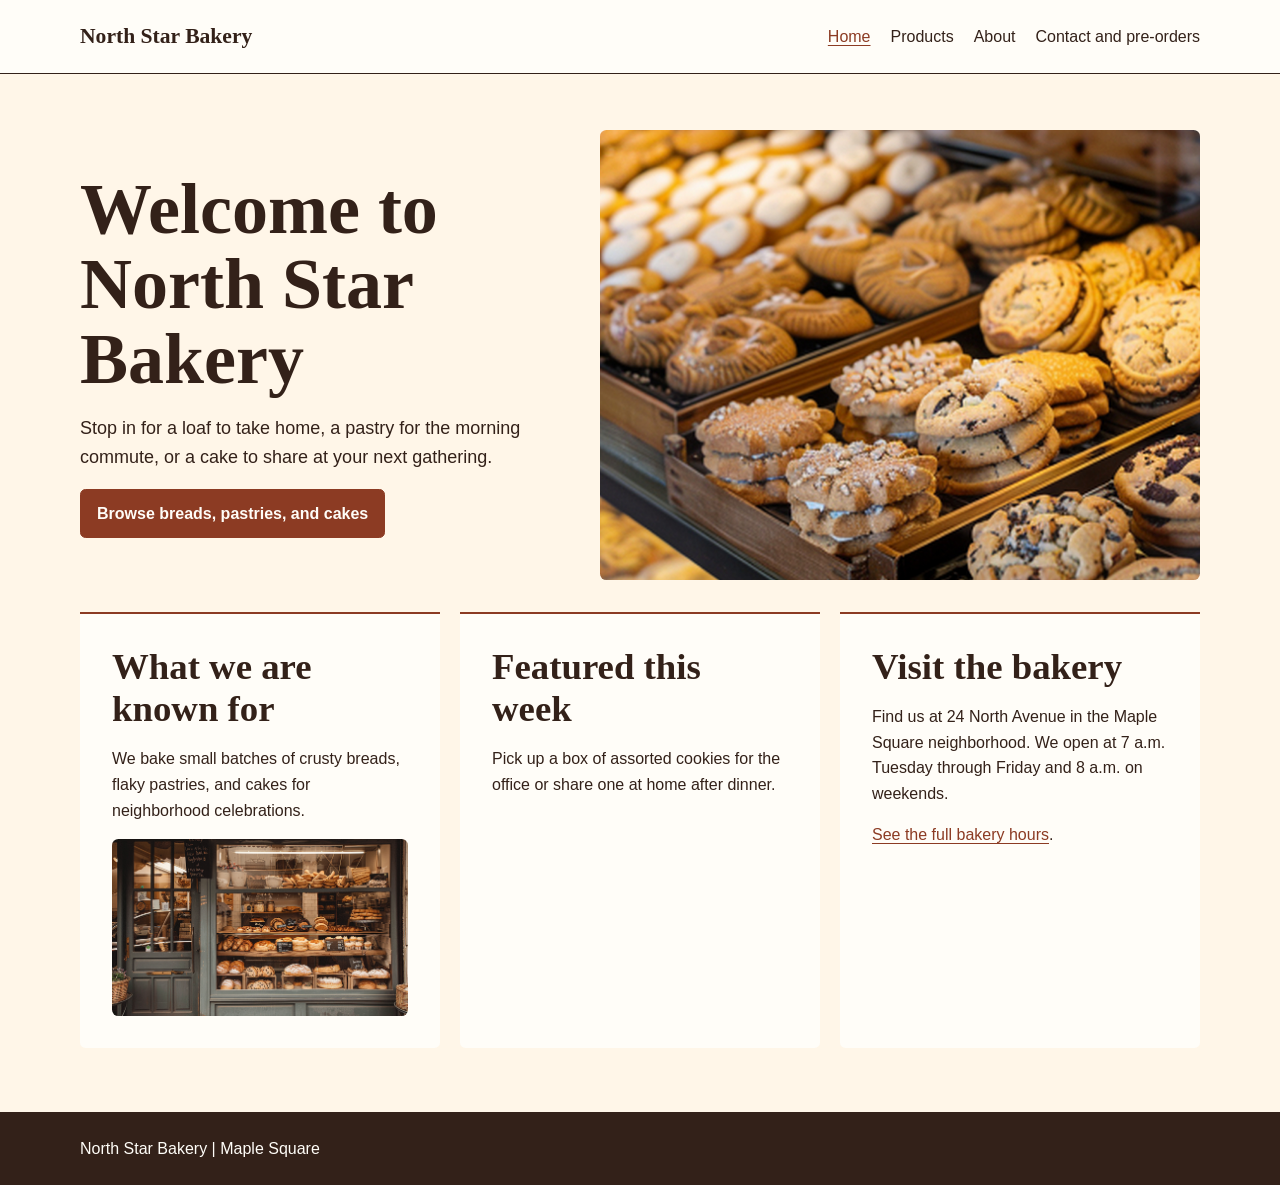
<file: index.html>
<!doctype html>
<html lang="en">
<head>
  <meta charset="utf-8">
  <meta name="viewport" content="width=device-width, initial-scale=1">
  <title>Home | North Star Bakery</title>
  <link rel="stylesheet" href="styles.css">
</head>
<body>
  <header class="site-header">
    <div class="header-inner">
      <a class="brand" href="index.html">North Star Bakery</a>
      <nav aria-label="Main navigation">
        <ul>
          <li><a href="index.html"
              aria-current="page">Home</a></li>
          <li><a href="products.html">Products</a></li>
          <li><a href="about.html">About</a></li>
          <li><a href="contact.html">Contact and pre-orders</a></li>
        </ul>
      </nav>
    </div>
  </header>
  <main>
    <div class="hero">
      <div class="hero-copy">
        <h1>Welcome to North Star Bakery</h1>
        <p class="intro">Stop in for a loaf to take home, a pastry for the
          morning commute, or a cake to share at your next gathering.</p>
        <a class="button" href="products.html">Browse breads, pastries, and cakes</a>
      </div>
      <picture>
        <source media="(min-width: 768px)"
          srcset="media/bakery-feature-large_c.png">
        <img src="media/bakery-feature-small_c.png" width="1200" height="1200"
          alt="Trays of assorted cookies in the bakery display case">
      </picture>
    </div>
    <div class="card-row">
      <section class="card">
        <h2>What we are known for</h2>
        <p>We bake small batches of crusty breads, flaky pastries,
          and cakes for neighborhood celebrations.</p>
        <img src="media/bakery-storefront_c.png" width="320"
          alt="Bakery storefront with loaves displayed in the window">
      </section>
      <section class="card">
        <h2>Featured this week</h2>
        <p>Pick up a box of assorted cookies for the office or
          share one at home after dinner.</p>
      </section>
      <section class="card">
        <h2>Visit the bakery</h2>
        <p>Find us at 24 North Avenue in the Maple Square neighborhood.
          We open at 7 a.m. Tuesday through Friday and 8 a.m.
          on weekends.</p>
        <p><a href="contact.html#visit">See the full bakery hours</a>.</p>
      </section>
    </div>
  </main>
  <footer class="site-footer">
    <p>North Star Bakery | Maple Square</p>
  </footer>
</body>
</html>
</file>
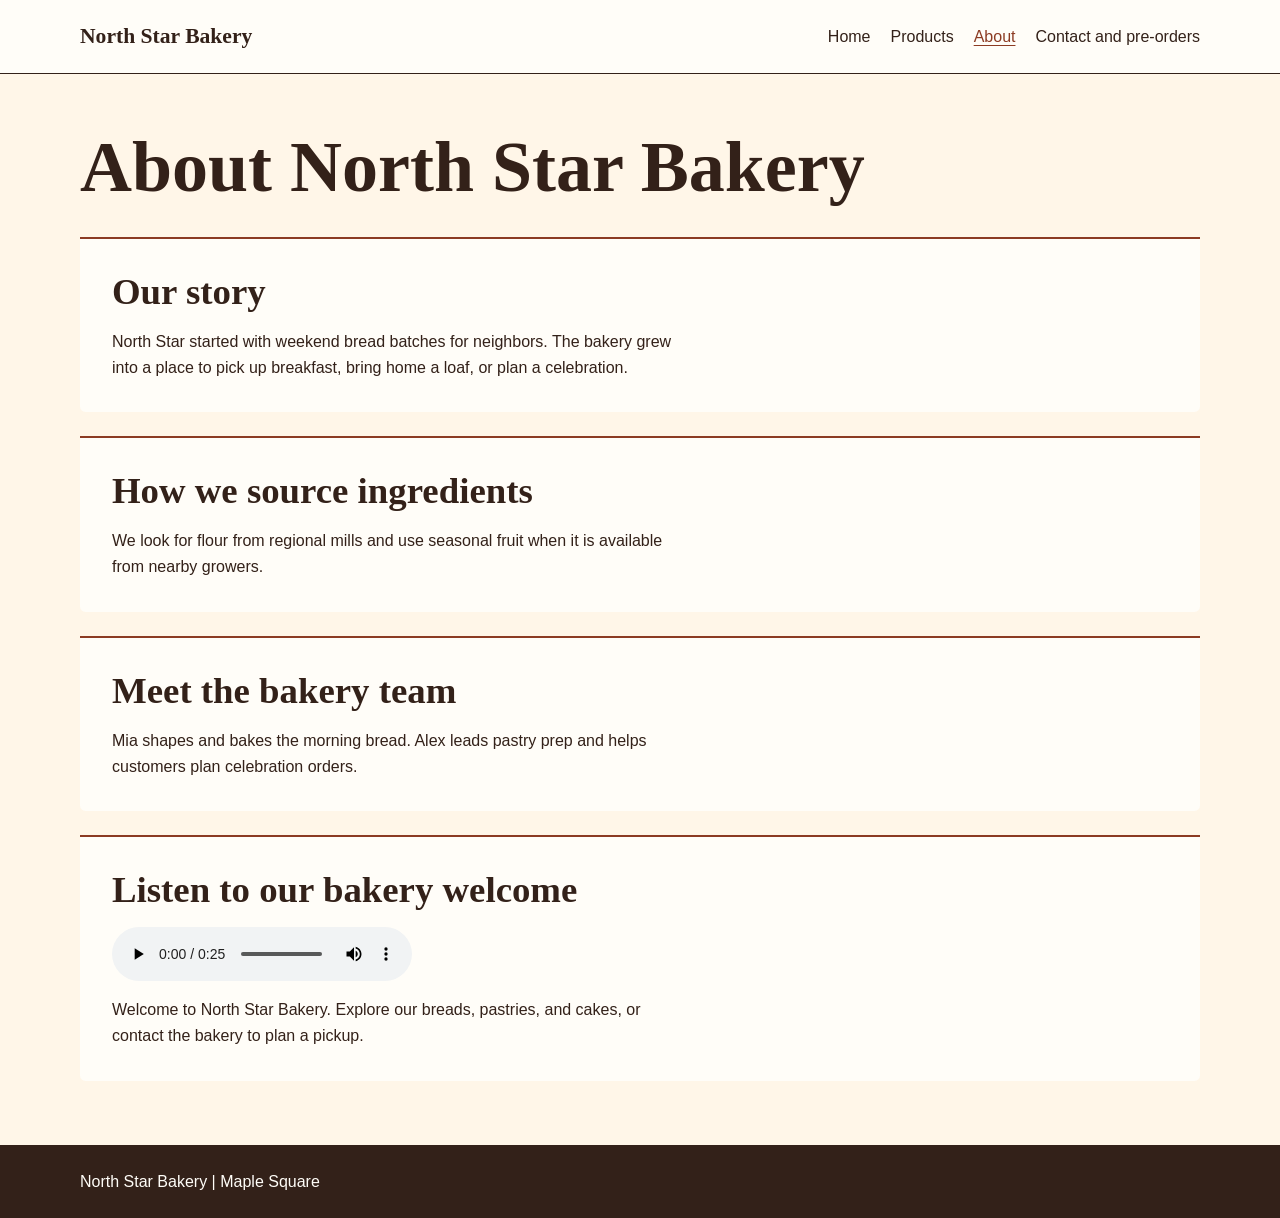
<file: about.html>
<!doctype html>
<html lang="en">
<head>
  <meta charset="utf-8">
  <meta name="viewport" content="width=device-width, initial-scale=1">
  <title>About | North Star Bakery</title>
  <link rel="stylesheet" href="styles.css">
</head>
<body>
  <header class="site-header">
    <div class="header-inner">
      <a class="brand" href="index.html">North Star Bakery</a>
      <nav aria-label="Main navigation">
        <ul>
          <li><a href="index.html">Home</a></li>
          <li><a href="products.html">Products</a></li>
          <li><a href="about.html"
              aria-current="page">About</a></li>
          <li><a href="contact.html">Contact and pre-orders</a></li>
        </ul>
      </nav>
    </div>
  </header>
  <main>
    <h1>About North Star Bakery</h1>
    <section class="card">
      <h2>Our story</h2>
      <p>North Star started with weekend bread batches for
        neighbors. The bakery grew into a place to pick up
        breakfast, bring home a loaf, or plan a celebration.</p>
    </section>
    <section class="card">
      <h2>How we source ingredients</h2>
      <p>We look for flour from regional mills and use seasonal
        fruit when it is available from nearby growers.</p>
    </section>
    <section class="card">
      <h2>Meet the bakery team</h2>
      <p>Mia shapes and bakes the morning bread. Alex leads
        pastry prep and helps customers plan celebration orders.</p>
    </section>
    <section class="card">
      <h2>Listen to our bakery welcome</h2>
      <audio controls preload="metadata" aria-label="Bakery welcome">
        <source src="media/bakery-welcome_c.mp3" type="audio/mpeg">
        Your browser cannot play this audio.
        <a href="media/bakery-welcome_c.mp3">Download the welcome MP3</a>.
      </audio>
      <p>Welcome to North Star Bakery. Explore our breads, pastries,
        and cakes, or contact the bakery to plan a pickup.</p>
    </section>
  </main>
  <footer class="site-footer">
    <p>North Star Bakery | Maple Square</p>
  </footer>
</body>
</html>
</file>
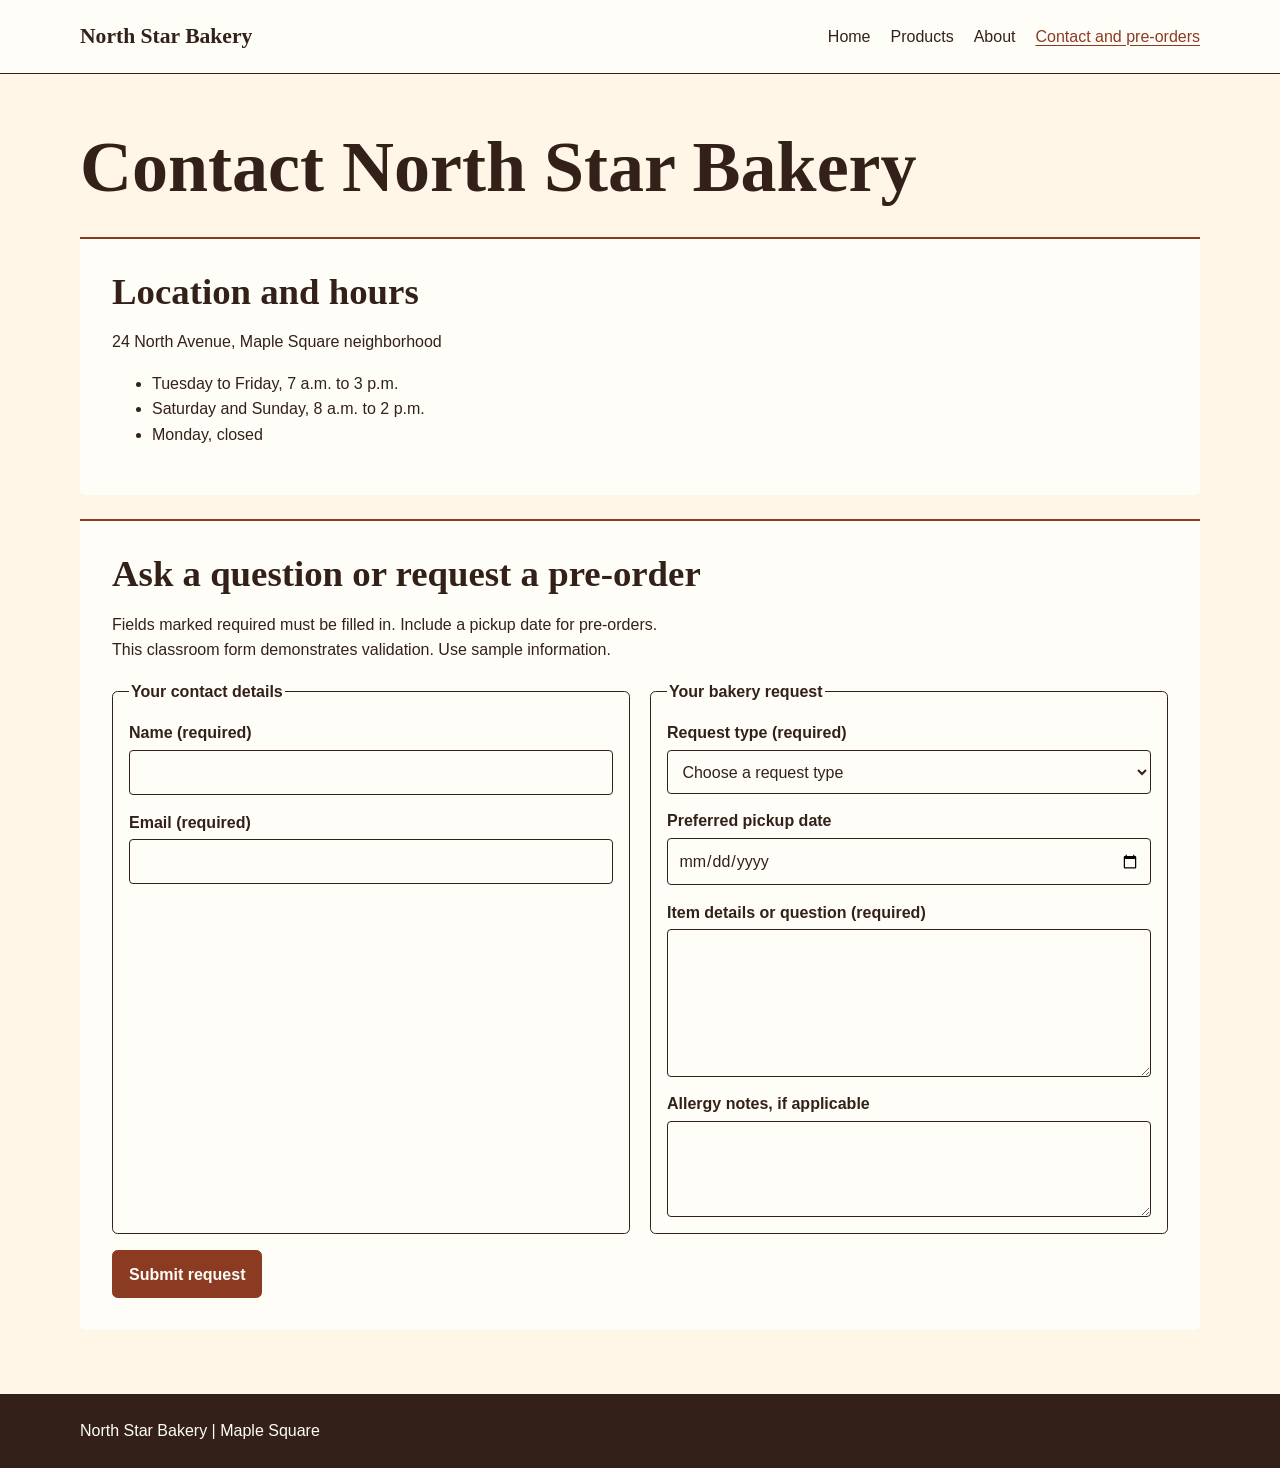
<file: contact.html>
<!doctype html>
<html lang="en">
<head>
  <meta charset="utf-8">
  <meta name="viewport" content="width=device-width, initial-scale=1">
  <title>Contact and pre-orders | North Star Bakery</title>
  <link rel="stylesheet" href="styles.css">
</head>
<body>
  <header class="site-header">
    <div class="header-inner">
      <a class="brand" href="index.html">North Star Bakery</a>
      <nav aria-label="Main navigation">
        <ul>
          <li><a href="index.html">Home</a></li>
          <li><a href="products.html">Products</a></li>
          <li><a href="about.html">About</a></li>
          <li><a href="contact.html"
              aria-current="page">Contact and pre-orders</a></li>
        </ul>
      </nav>
    </div>
  </header>
  <main>
    <h1>Contact North Star Bakery</h1>
    <section class="card" id="visit">
      <h2>Location and hours</h2>
      <p>24 North Avenue, Maple Square neighborhood</p>
      <ul>
        <li>Tuesday to Friday, 7 a.m. to 3 p.m.</li>
        <li>Saturday and Sunday, 8 a.m. to 2 p.m.</li>
        <li>Monday, closed</li>
      </ul>
    </section>
    <section class="card" id="request">
      <h2>Ask a question or request a pre-order</h2>
      <p id="form-help">Fields marked required must be filled in.
        Include a pickup date for pre-orders. This classroom form
        demonstrates validation. Use sample information.</p>
      <form action="contact.html#request" method="post"
        aria-describedby="form-help">
        <div class="form-fields">
          <fieldset>
            <legend>Your contact details</legend>
            <p>
              <label for="name">Name (required)</label>
              <input id="name" name="name" type="text"
                autocomplete="name" required maxlength="100">
            </p>
            <p>
              <label for="email">Email (required)</label>
              <input id="email" name="email" type="email"
                autocomplete="email" required maxlength="254">
            </p>
          </fieldset>
          <fieldset>
            <legend>Your bakery request</legend>
            <p>
              <label for="request-type">Request type (required)</label>
              <select id="request-type" name="request-type" required>
                <option value="">Choose a request type</option>
                <option value="pre-order">Pre-order</option>
                <option value="general-question">General question</option>
              </select>
            </p>
            <p>
              <label for="pickup">Preferred pickup date</label>
              <input id="pickup" name="pickup" type="date">
            </p>
            <p>
              <label for="details">Item details or question (required)</label>
              <textarea id="details" name="details"
                rows="5" cols="30" required maxlength="600"></textarea>
            </p>
            <p>
              <label for="allergies">Allergy notes, if applicable</label>
              <textarea id="allergies" name="allergies"
                rows="3" cols="30" maxlength="300"></textarea>
            </p>
          </fieldset>
        </div>
        <p><button type="submit">Submit request</button></p>
      </form>
    </section>
  </main>
  <footer class="site-footer">
    <p>North Star Bakery | Maple Square</p>
  </footer>
</body>
</html>
</file>
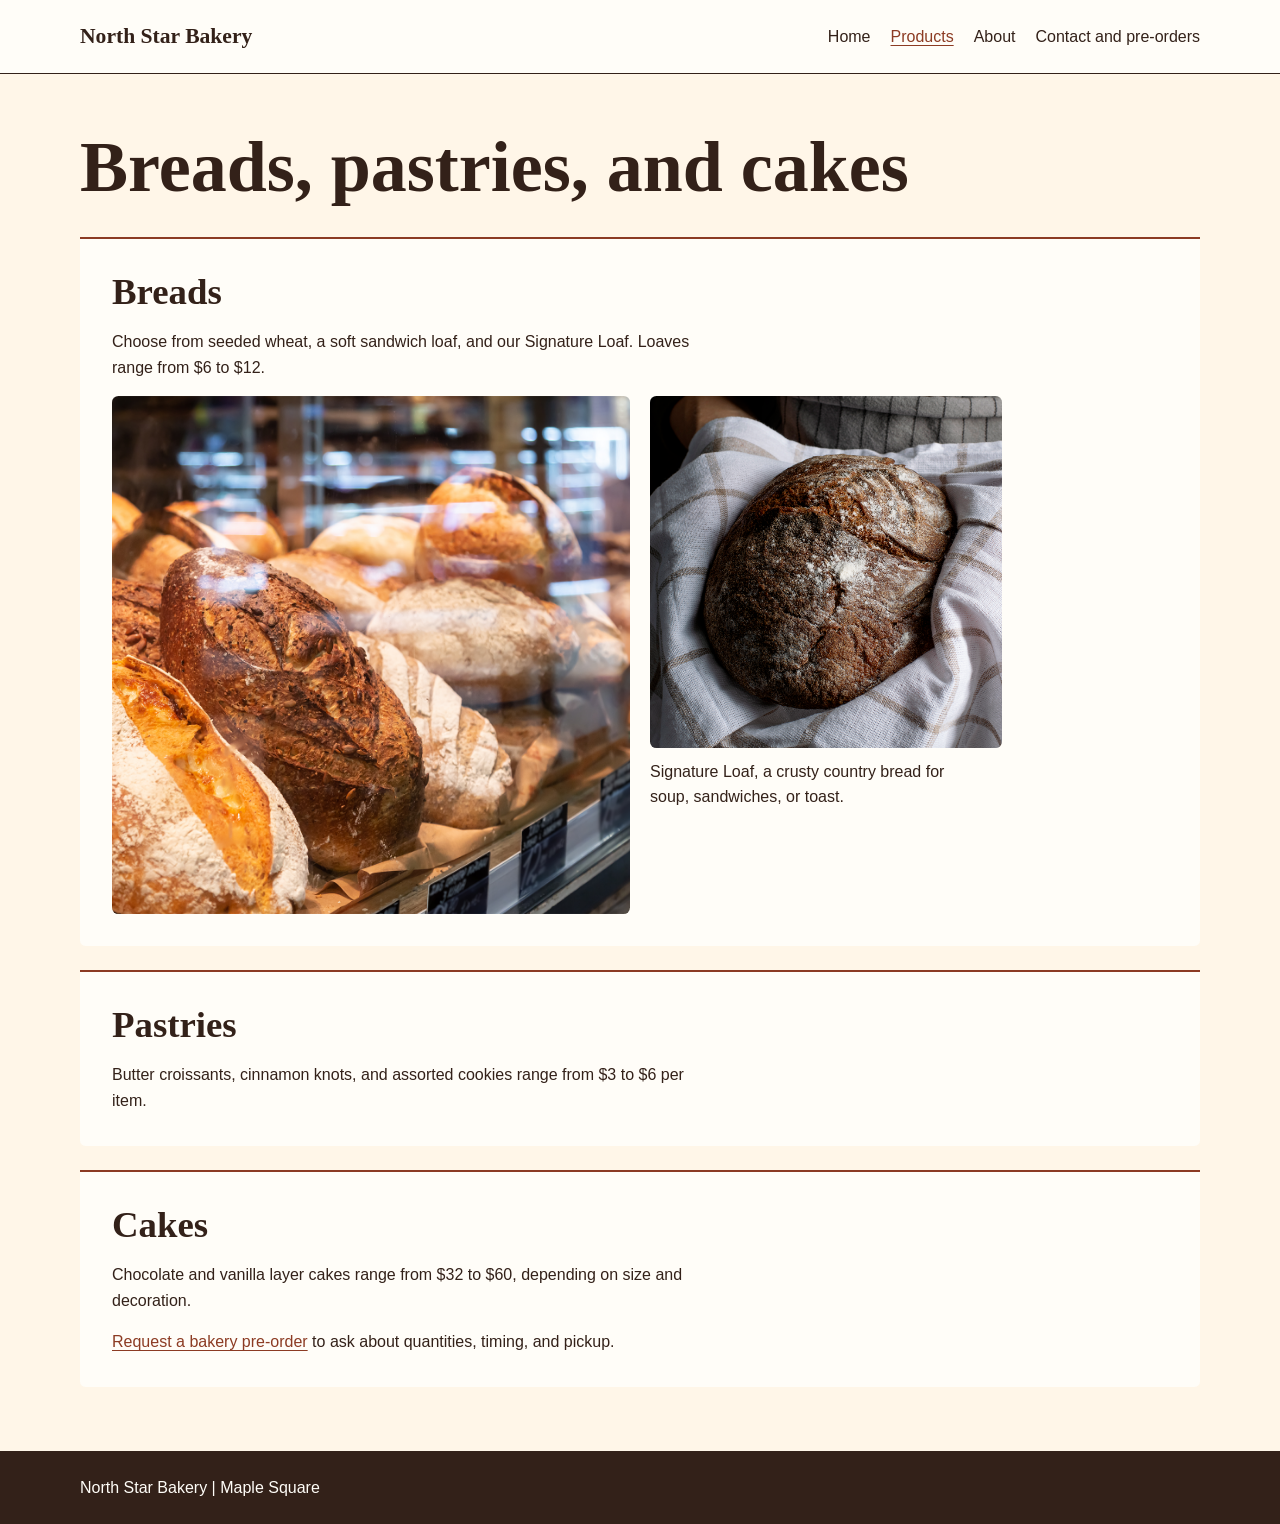
<file: products.html>
<!doctype html>
<html lang="en">
<head>
  <meta charset="utf-8">
  <meta name="viewport" content="width=device-width, initial-scale=1">
  <title>Products | North Star Bakery</title>
  <link rel="stylesheet" href="styles.css">
</head>
<body>
  <header class="site-header">
    <div class="header-inner">
      <a class="brand" href="index.html">North Star Bakery</a>
      <nav aria-label="Main navigation">
        <ul>
          <li><a href="index.html">Home</a></li>
          <li><a href="products.html"
              aria-current="page">Products</a></li>
          <li><a href="about.html">About</a></li>
          <li><a href="contact.html">Contact and pre-orders</a></li>
        </ul>
      </nav>
    </div>
  </header>
  <main>
    <h1>Breads, pastries, and cakes</h1>
    <section class="card">
      <h2>Breads</h2>
      <p>Choose from seeded wheat, a soft sandwich loaf, and
        our Signature Loaf. Loaves range from $6 to $12.</p>
      <div class="bread-photos">
        <img src="media/bakery-bread_c.png" width="300"
          alt="Flour-dusted loaves lined up behind the bakery counter">
        <figure>
          <img src="media/bakery-signature-loaf_c.png" width="280"
            alt="Round loaf with a dark crust resting on a striped cloth">
          <figcaption>Signature Loaf, a crusty country bread
            for soup, sandwiches, or toast.</figcaption>
        </figure>
      </div>
    </section>
    <section class="card">
      <h2>Pastries</h2>
      <p>Butter croissants, cinnamon knots, and assorted cookies
        range from $3 to $6 per item.</p>
    </section>
    <section class="card">
      <h2>Cakes</h2>
      <p>Chocolate and vanilla layer cakes range from $32 to $60,
        depending on size and decoration.</p>
      <p><a href="contact.html#request">Request a bakery pre-order</a>
        to ask about quantities, timing, and pickup.</p>
    </section>
  </main>
  <footer class="site-footer">
    <p>North Star Bakery | Maple Square</p>
  </footer>
</body>
</html>
</file>
<file: styles.css>
:root {
  --cream: #fff6e8;
  --paper: #fffdf8;
  --brown: #332119;
  --rust: #8c3b23;
  font-family: Arial, sans-serif;
  color: var(--brown);
  background: var(--cream);
  line-height: 1.6;
}

* { box-sizing: border-box; }
body { margin: 0; }
h1, h2, .brand { font-family: Georgia, serif; }
h1, h2, p, figure { margin: 0; }
h1 { font-size: clamp(2.35rem, 6vw, 4.5rem); line-height: 1.04; }
h2 { font-size: clamp(1.5rem, 3vw, 2.3rem); line-height: 1.15; }
p, ul { max-inline-size: 65ch; }
section > * + * { margin-block-start: 1rem; }
a { color: var(--rust); text-underline-offset: 0.2em; }
a:focus-visible, button:focus-visible, input:focus-visible,
select:focus-visible, textarea:focus-visible {
  outline: 3px solid var(--rust);
  outline-offset: 3px;
}

.site-header { background: var(--paper); border-bottom: 1px solid var(--brown); }
.header-inner, main, .site-footer p {
  width: min(calc(100% - 2rem), 70rem);
  margin-inline: auto;
}
.header-inner { display: flex; flex-direction: column; gap: 0.5rem; padding-block: 0.9rem; }
.brand { color: var(--brown); font-size: 1.35rem; font-weight: bold; text-decoration: none; }
nav ul { display: flex; flex-wrap: wrap; gap: 0.2rem 0.75rem; list-style: none; margin: 0; padding: 0; max-inline-size: none; }
nav a { display: inline-flex; align-items: center; min-height: 2.75rem; color: var(--brown); text-decoration: none; }
nav a:hover, nav a[aria-current="page"] { color: var(--rust); text-decoration: underline; }
main { padding-block: 2.5rem 3rem; }
main > * + * { margin-block-start: 1.5rem; }
.intro { font-size: 1.125rem; }
.hero { display: flex; flex-direction: column; gap: 1.5rem; }
.hero-copy { align-self: center; }
.hero-copy > * + * { margin-block-start: 1.1rem; }
.hero img { width: 100%; aspect-ratio: 4 / 3; object-fit: cover; object-position: center; }
img, picture { display: block; max-inline-size: 100%; }
img { height: auto; border-radius: 0.4rem; }
.card { background: var(--paper); padding: clamp(1.2rem, 3.5vw, 2rem); border-block-start: 2px solid var(--rust); border-radius: 0 0 0.35rem 0.35rem; }
.card + .card { margin-block-start: 1.5rem; }
.card-row, .bread-photos, .form-fields { display: flex; flex-direction: column; gap: 1.25rem; }
.card-row .card { margin: 0; }
.bread-photos img { width: min(100%, 22rem); }
figcaption { margin-block-start: 0.65rem; max-inline-size: 34ch; }
.site-footer { background: var(--brown); color: var(--paper); padding-block: 1.5rem; }
.site-footer p { max-inline-size: none; }
audio { display: block; max-inline-size: 100%; }
fieldset { margin: 0; padding: 1rem; border: 1px solid var(--brown); border-radius: 0.35rem; min-inline-size: 0; }
fieldset p + p { margin-block-start: 0.9rem; }
legend, label { font-weight: bold; }
label { display: block; margin-block-end: 0.25rem; }
input, select, textarea {
  display: block;
  width: 100%;
  min-width: 0;
  min-height: 2.75rem;
  padding: 0.55rem 0.65rem;
  border: 1px solid var(--brown);
  border-radius: 0.25rem;
  font: inherit;
  color: inherit;
  background: var(--paper);
}
textarea { resize: vertical; }
.button, button {
  display: inline-block;
  padding: 0.65rem 1rem;
  border: 1px solid var(--rust);
  border-radius: 0.35rem;
  color: var(--paper);
  background: var(--rust);
  font: inherit;
  font-weight: bold;
  text-decoration: none;
  cursor: pointer;
}
.button:hover, button:hover { background: var(--brown); border-color: var(--brown); }
form > p { margin-block-start: 1rem; }

@media (min-width: 48rem) {
  .header-inner { flex-direction: row; align-items: center; justify-content: space-between; }
  nav ul { gap: 1.25rem; }
  main { padding-block: 3.5rem 4rem; }
  main > * + * { margin-block-start: 2rem; }
  .hero, .card-row, .bread-photos, .form-fields { flex-direction: row; }
  .hero { gap: 2.5rem; }
  .hero-copy, .hero > picture, .card-row > .card, .bread-photos > *,
  .form-fields > fieldset { flex: 1 1 0; min-width: 0; }
  .hero > picture { flex-grow: 1.25; }
}
</file>
